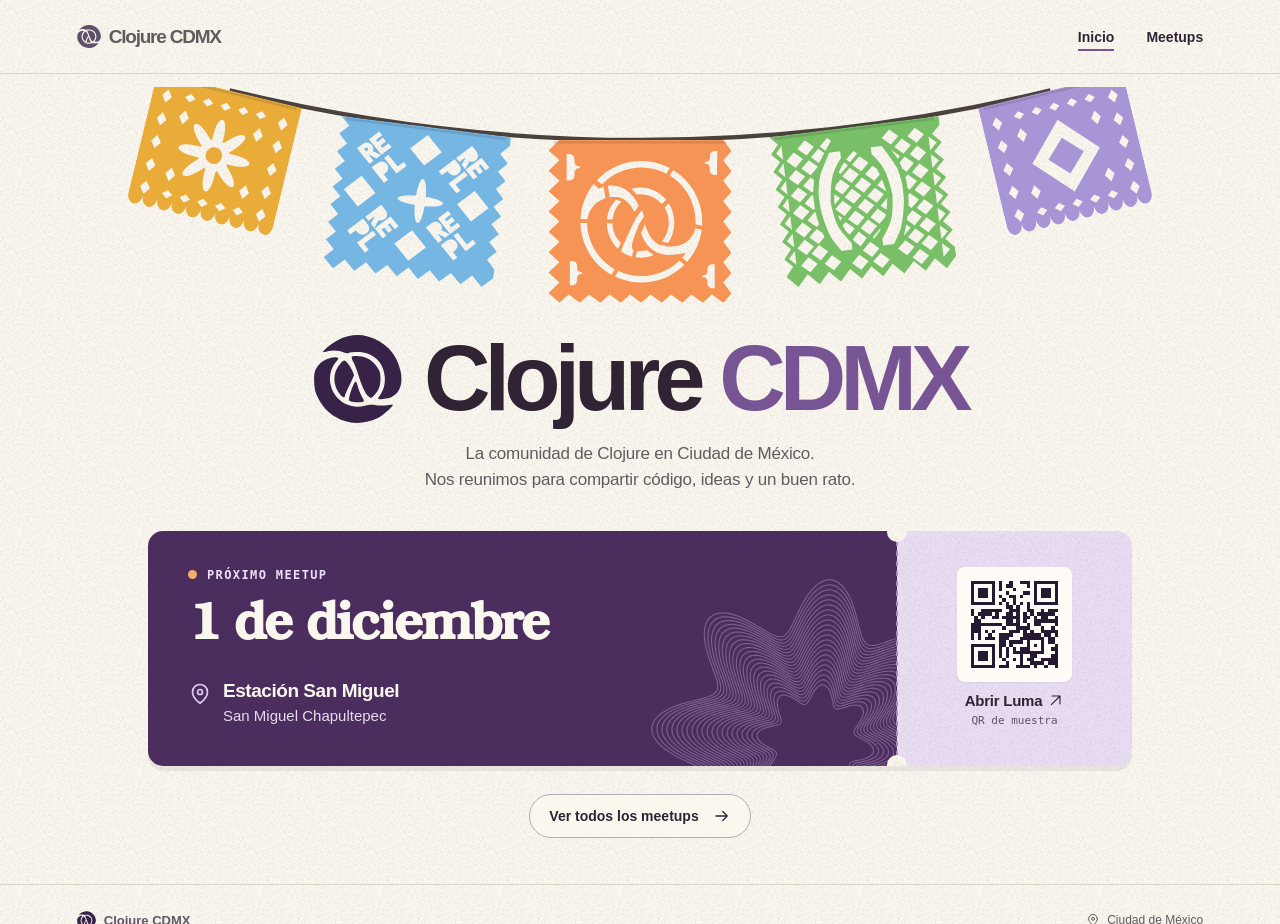
<file: index.html>
<!doctype html><html lang="es-MX"><head><meta charset="utf-8">
<meta name="viewport" content="width=device-width, initial-scale=1">
<title>Clojure CDMX · Comunidad de Clojure en Ciudad de México</title>
<meta name="description" content="Encuentra los meetups de la comunidad Clojure en Ciudad de México. Próximo encuentro el 1 de diciembre en Estación San Miguel, San Miguel Chapultepec.">
<meta name="theme-color" content="#faf7ef">
<link rel="icon" href="/assets/clojure-mark.png">
<link href="/assets/site.css" rel="stylesheet">
<link href="/assets/headline.woff2" rel="preload" as="font" type="font/woff2" crossorigin="">
<script type="module" src="/assets/luma.js"></script></head><body><a href="#contenido" class="skip">Saltar al contenido</a>
<header class="masthead"><div class="navbar"><a class="brand" href="/" aria-label="Clojure CDMX, inicio"><img src="/assets/clojure-mark.svg" alt="" width="32" height="32"><span>Clojure <b>CDMX</b></span></a><nav aria-label="Principal"><a href="/" aria-current="page">Inicio</a><a href="/meetups/">Meetups</a></nav></div></header>
<main id="contenido"><picture class="garland" aria-hidden="true"><source media="(max-width: 640px)" srcset="/assets/papel-picado-small.svg"><img src="/assets/papel-picado.svg" alt="" width="1440" height="216"></picture>
 <div class="home-wrap"><section class="intro">
 <h1 class="brand hero-brand"><img src="/assets/clojure-mark.svg" alt="" width="32" height="32"><span>Clojure <b>CDMX</b></span></h1>
 <p>La comunidad de Clojure en Ciudad de México.<br>Nos reunimos para compartir código, ideas y un buen rato.</p>
 </section>
 <section class="ticket" aria-labelledby="feature-date" id="proximo-meetup">
 <div class="ticket-body"><div class="ticket-content">
 <p class="ticket-kicker"><span></span>Próximo meetup</p>
 <h2 id="feature-date"><time datetime="2026-12-01">1 de diciembre</time></h2>
 <div class="venue"><svg aria-hidden="true" width="24" height="24" viewBox="0 0 24 24" fill="none" stroke="currentColor" stroke-width="1.7" stroke-linecap="round" stroke-linejoin="round"><path d="M19.5 10c0 5.6-7.5 11.3-7.5 11.3S4.5 15.6 4.5 10a7.5 7.5 0 1 1 15 0Z"></path><circle cx="12" cy="10" r="2.5"></circle></svg><div><strong>Estación San Miguel</strong><p>San Miguel Chapultepec</p></div></div>
 </div></div><aside class="stub" aria-label="Registro en Luma">
 <a class="qr-link" data-luma="" href="https://luma.com/" aria-label="Abrir Luma, enlace de muestra">
 <span class="qr-frame" data-qr=""><img src="/assets/qr-preview.svg" alt="" width="104" height="104"></span>
 <span class="luma-link">Abrir Luma <svg aria-hidden="true" width="16" height="16" viewBox="0 0 24 24" fill="none" stroke="currentColor" stroke-width="1.7" stroke-linecap="round" stroke-linejoin="round"><path d="M5 19 18 6M6 6h12v12"></path></svg></span></a>
 <span class="demo" data-demo="">QR de muestra</span></aside></section>
 <div class="all-meetups"><a class="pill-link" href="/meetups/">Ver todos los meetups <svg aria-hidden="true" width="18" height="18" viewBox="0 0 24 24" fill="none" stroke="currentColor" stroke-width="1.7" stroke-linecap="round" stroke-linejoin="round"><path d="M4 12h15m-6-6 6 6-6 6"></path></svg></a></div></div></main>
<footer><div class="footer-inner"><span class="footer-brand"><img src="/assets/clojure-mark.svg" alt="" width="19" height="19">Clojure CDMX</span><span class="footer-location"><svg aria-hidden="true" width="14" height="14" viewBox="0 0 24 24" fill="none" stroke="currentColor" stroke-width="1.7" stroke-linecap="round" stroke-linejoin="round"><path d="M19.5 10c0 5.6-7.5 11.3-7.5 11.3S4.5 15.6 4.5 10a7.5 7.5 0 1 1 15 0Z"></path><circle cx="12" cy="10" r="2.5"></circle></svg>Ciudad de México</span></div></footer></body></html>
</file>
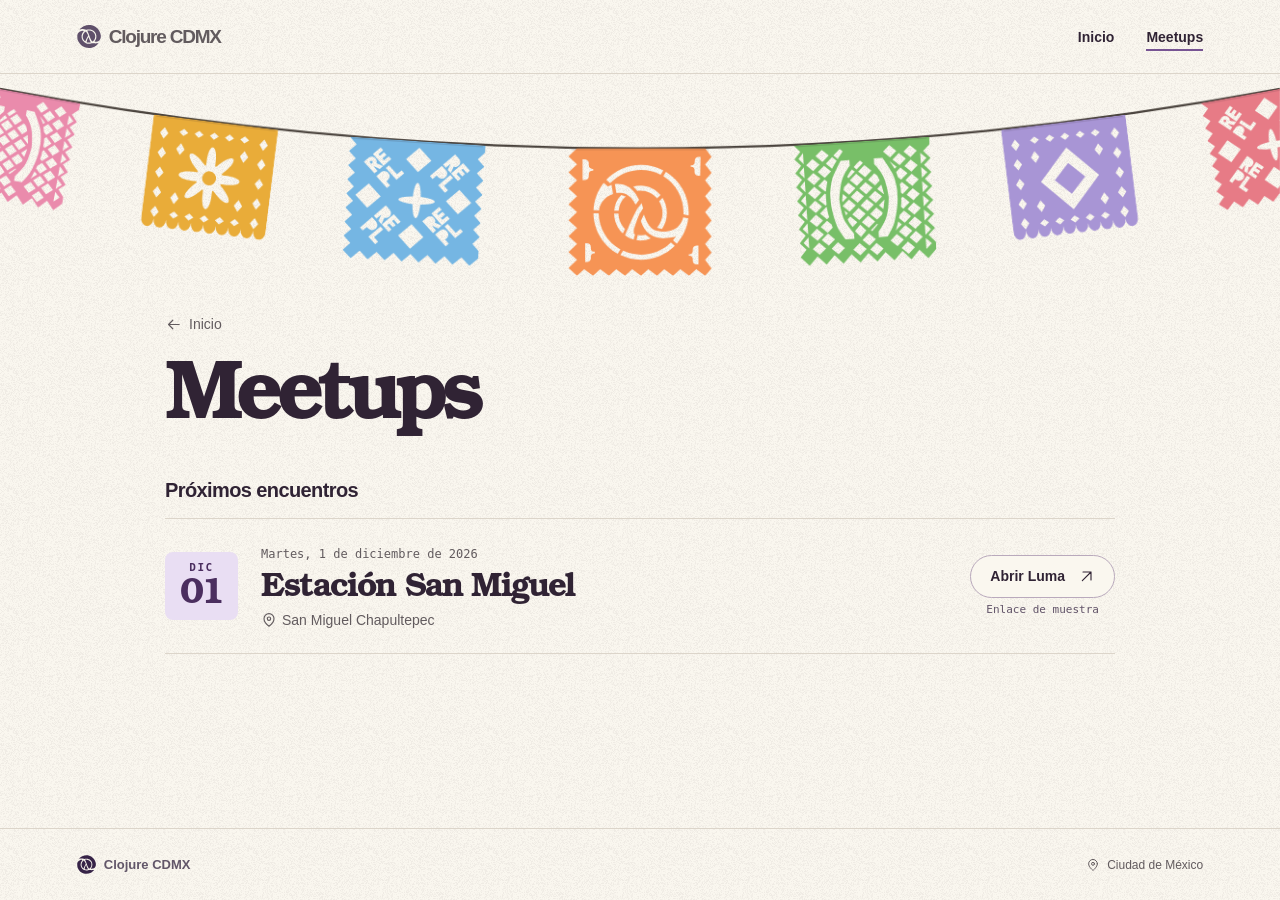
<file: meetups/index.html>
<!doctype html><html lang="es-MX"><head><meta charset="utf-8">
<meta name="viewport" content="width=device-width, initial-scale=1">
<title>Meetups · Clojure CDMX</title>
<meta name="description" content="Encuentra los meetups de la comunidad Clojure en Ciudad de México. Próximo encuentro el 1 de diciembre en Estación San Miguel, San Miguel Chapultepec.">
<meta name="theme-color" content="#faf7ef">
<link rel="icon" href="/assets/clojure-mark.png">
<link href="/assets/site.css" rel="stylesheet">
<link href="/assets/headline.woff2" rel="preload" as="font" type="font/woff2" crossorigin="">
<script type="module" src="/assets/luma.js"></script></head><body><a href="#contenido" class="skip">Saltar al contenido</a>
<header class="masthead"><div class="navbar"><a class="brand" href="/" aria-label="Clojure CDMX, inicio"><img src="/assets/clojure-mark.svg" alt="" width="32" height="32"><span>Clojure <b>CDMX</b></span></a><nav aria-label="Principal"><a href="/">Inicio</a><a href="/meetups/" aria-current="page">Meetups</a></nav></div></header>
<main id="contenido"><picture class="garland" aria-hidden="true"><source media="(max-width: 640px)" srcset="/assets/papel-picado-small.svg"><img src="/assets/papel-picado.svg" alt="" width="1440" height="216"></picture><section class="meetup-list"><a class="back" href="/"><svg aria-hidden="true" width="17" height="17" viewBox="0 0 24 24" fill="none" stroke="currentColor" stroke-width="1.7" stroke-linecap="round" stroke-linejoin="round"><path d="M20 12H5m6 6-6-6 6-6"></path></svg> Inicio</a><h1>Meetups</h1>
 <h2>Próximos encuentros</h2>
 <ul><li><div class="cal"><span>DIC</span><b>01</b></div><div class="list-info"><time datetime="2026-12-01">Martes, 1 de diciembre de 2026</time><h3>Estación San Miguel</h3><p><svg aria-hidden="true" width="16" height="16" viewBox="0 0 24 24" fill="none" stroke="currentColor" stroke-width="1.7" stroke-linecap="round" stroke-linejoin="round"><path d="M19.5 10c0 5.6-7.5 11.3-7.5 11.3S4.5 15.6 4.5 10a7.5 7.5 0 1 1 15 0Z"></path><circle cx="12" cy="10" r="2.5"></circle></svg> San Miguel Chapultepec</p></div>
 <div class="list-link"><a class="pill-link" href="https://luma.com/" data-luma="">Abrir Luma <svg aria-hidden="true" width="16" height="16" viewBox="0 0 24 24" fill="none" stroke="currentColor" stroke-width="1.7" stroke-linecap="round" stroke-linejoin="round"><path d="M5 19 18 6M6 6h12v12"></path></svg></a><small data-demo="">Enlace de muestra</small></div>
 </li></ul></section></main>
<footer><div class="footer-inner"><span class="footer-brand"><img src="/assets/clojure-mark.svg" alt="" width="19" height="19">Clojure CDMX</span><span class="footer-location"><svg aria-hidden="true" width="14" height="14" viewBox="0 0 24 24" fill="none" stroke="currentColor" stroke-width="1.7" stroke-linecap="round" stroke-linejoin="round"><path d="M19.5 10c0 5.6-7.5 11.3-7.5 11.3S4.5 15.6 4.5 10a7.5 7.5 0 1 1 15 0Z"></path><circle cx="12" cy="10" r="2.5"></circle></svg>Ciudad de México</span></div></footer></body></html>
</file>
<file: assets/site.css>
@font-face {
  font-family: "Cartel";
  src: url("./headline.woff2") format("woff2");
  font-weight: 600 800;
  font-display: swap;
}
@font-face {
  font-family: "Cartel";
  src: url("./headline-italic.woff2") format("woff2");
  font-weight: 600 800;
  font-style: italic;
  font-display: swap;
}
:root {
  --paper: #faf7ef;
  --ink: #302334;
  --plum: #4b2e5f;
  --violet: #775493;
  --muted: #625b5e;
  --border: #dcd5ca;
  --lavender: #e9def3;
  --serif: "DM Serif Text", "Cartel", Georgia, serif;
  --sans: "DM Sans", "Helvetica Neue", Arial, sans-serif;
  --mono: "IBM Plex Mono", ui-monospace, "DejaVu Sans Mono", monospace;
}
* { box-sizing: border-box; }
body {
  margin: 0; min-height: 100vh; min-height: 100svh; display: flex; flex-direction: column;
  background: var(--paper) url('./paper.png'); color: var(--ink); font-family: var(--sans);
  -webkit-font-smoothing: antialiased;
}
a { color: inherit; text-decoration: none; }
a:focus-visible { outline: 3px solid #986312; outline-offset: 5px; }
.skip { position: fixed; padding: 12px; top: -80px; left: 12px; background: white; z-index: 5; }
.skip:focus { top: 8px; }
.masthead { border-bottom: 1px solid var(--border); }
.navbar,.footer-inner { max-width: 1360px; padding-inline: clamp(24px,6vw,92px); margin-inline: auto; }
.navbar { min-height: 73px; display: flex; align-items: center; justify-content: space-between; }
.brand {
  display: inline-flex; align-items: center; gap: .24em; white-space: nowrap;
  font-family: var(--sans); font-weight: 740; line-height: 1; letter-spacing: -.065em;
}
.masthead .brand { font-size: 19px; gap: 8px; color: var(--muted); font-weight: 650; }
.masthead .brand b { color: inherit; }
.masthead .brand img { width: 24px; opacity: .78; }
.intro .hero-brand { font-size: clamp(38px, 7.2vw, 98px); }
.brand img { width: .96em; height: auto; flex: none; }
.brand b { color: var(--violet); font-weight: inherit; }
nav { display: flex; gap: 32px; align-items: center; }
nav a { font-size: 14px; font-weight: 600; position: relative; padding-block: 12px; }
nav a[aria-current]::after,nav a:hover::after { content: ''; position: absolute; bottom: 6px; left: 0; right: 0; height: 2px; background: var(--violet); }
main { flex: 1; }
.garland { display: block; overflow: hidden; padding-top: 13px; }
.garland img { display: block; width: 100%; height: auto; max-height: 224px; object-fit: fill; }
@keyframes flag-wave {
  0%, 100% { transform: scaleX(1.025) skewX(-2.1deg) rotate(-.45deg); }
  35% { transform: scaleX(1.025) skewX(1.5deg) rotate(.3deg) scaleY(.985); }
  70% { transform: scaleX(1.025) skewX(-.6deg) rotate(-.15deg) scaleY(1.012); }
}
.garland img { transform-origin: 50% 0; animation: flag-wave 7s ease-in-out infinite; will-change: transform; }
.home-wrap { width: min(984px,calc(100% - 96px)); margin: 0 auto; }
.intro { text-align: center; padding: 22px 0 0; }
h1,h2,h3,p { margin: 0; }

.intro p { color: var(--muted); font-size: 17px; line-height: 1.55; margin-top: 14px; letter-spacing: -.012em; }

.ticket {
  position: relative; display: grid; grid-template-columns: minmax(0,1fr) 235px;
  margin-top: 37px; isolation: isolate;
  filter: drop-shadow(0 5px 0 #33203b13);
}
.ticket-body,.stub { position: relative; }
.ticket-body {
  background: var(--plum) url('./paper.png'); color: var(--paper);
  border-radius: 15px 0 0 15px; overflow: hidden;
  padding: 36px 40px 37px; min-height: 235px;
}
.ticket-body::before {
  content: ""; position: absolute; right: -89px; bottom: -146px;
  width: 337px; height: 337px; background: url("./rosette.svg") center/contain no-repeat; opacity: .57; transform: rotate(8deg); pointer-events: none;
}
.ticket-content { position: relative; }
.ticket-kicker { font: 650 12px/1.35 var(--mono); text-transform: uppercase; letter-spacing: .115em; display: flex; align-items: center; gap: 10px; color: #f1ddfc; }
.ticket-kicker span { width: 9px; height: 9px; border-radius: 50%; background: #f1ad6c; }
.ticket h2 { font: 700 clamp(42px,4.2vw,65px)/1.07 var(--serif); letter-spacing: -.068em; margin: 16px 0 24px; }
.venue { display: flex; align-items: flex-start; gap: 11px; }
.venue svg { margin-top: 2px; flex: none; color: #e1caec; }
.venue strong { font-size: 19px; font-weight: 650; letter-spacing: -.024em; }
.venue p { font-size: 15px; line-height: 1.45; margin-top: 3px; color: #e7dced; }
.stub {
  background: var(--lavender) url('./paper.png'); border-radius: 0 15px 15px 0;
  display: flex; align-items: center; justify-content: center; flex-direction: column; padding: 20px;
}
.stub::before { content: ''; position: absolute; inset: 10px auto 10px -1px; width: 2px; background: repeating-linear-gradient(to bottom,#ad8bbe 0 5px,transparent 5px 10px); }
.ticket::before,.ticket::after { position: absolute; content: ''; right: 225px; width: 20px; height: 11px; z-index: 1; background: var(--paper) url('./paper.png'); }
.ticket::before { top: 0; border-radius: 0 0 12px 12px; }
.ticket::after { bottom: 0; border-radius: 12px 12px 0 0; }
.qr-link { display: flex; flex-direction: column; align-items: center; gap: 10px; }
.qr-frame { width: 115px; height: 115px; border-radius: 8px; background: #fffcf8; display: grid; place-items: center; box-shadow: 0 1px 2px #36214112; }
.qr-frame svg,.qr-frame img { width: 100%; height: 100%; }
.luma-link { display: inline-flex; align-items: center; gap: 6px; font-size: 15px; font-weight: 700; letter-spacing: -.016em; }
.qr-link:hover .luma-link,.back:hover { text-decoration: underline; text-underline-offset: 4px; }
.demo,.list-link small { font: 11px/1.5 var(--mono); color: #615368; margin-top: 4px; }
.all-meetups { text-align: center; padding: 28px 0 46px; }
.pill-link { display: inline-flex; align-items: center; justify-content: center; gap: 14px; font-weight: 650; font-size: 14px; border-radius: 30px; border: 1px solid #b9a9bc; padding: 12px 19px; min-height: 43px; background: var(--paper); transition: background .15s, border-color .15s; }
.pill-link:hover { background: #efe6f3; border-color: var(--violet); }
footer { border-top: 1px solid var(--border); }
.footer-inner,.footer-brand,.footer-location { display: flex; align-items: center; }
.footer-inner { min-height: 71px; justify-content: space-between; gap: 16px; }
.footer-brand { gap: 8px; font-size: 13px; font-weight: 650; color: #625669; }
.footer-location { gap: 7px; color: var(--muted); font-size: 12px; }
.meetup-list { width: min(950px,calc(100% - 80px)); margin: 25px auto 70px; }
.back { display: inline-flex; gap: 7px; align-items: center; min-height: 40px; font-size: 14px; color: var(--muted); }
.meetup-list h1 { font: 700 clamp(62px,6.5vw,91px)/1 var(--serif); letter-spacing: -.083em; margin: 14px 0 38px; }
.meetup-list h2 { font-size: 20px; letter-spacing: -.03em; }
.meetup-list ul { list-style: none; padding: 0; margin: 16px 0 0; }
.meetup-list li { display: flex; align-items: center; gap: 23px; border-top: 1px solid var(--border); border-bottom: 1px solid var(--border); padding: 25px 0; }
.cal { display: grid; background: var(--lavender); border-radius: 8px; color: var(--plum); place-items: center; width: 73px; padding: 9px 0 3px; flex: none; }
.cal span { font: 650 11px var(--mono); letter-spacing: .14em; }
.cal b { font: 700 36px var(--serif); letter-spacing: -.08em; }
.list-info time { font: 12px var(--mono); color: var(--muted); }
.list-info h3 { font: 700 clamp(24px,3vw,33px)/1.25 var(--serif); letter-spacing: -.055em; margin: 6px 0 3px; }
.list-info p { display: flex; gap: 5px; align-items: center; color: var(--muted); font-size: 14px; }
.list-link { margin-left: auto; display: grid; justify-items: center; }
@media(min-width: 1600px) {
  .garland img { max-height: none; }
}
@media(max-width: 900px) {
  .home-wrap { width: calc(100% - 64px); }
  .ticket { grid-template-columns: minmax(0,1fr) 185px; }
  .ticket::before,.ticket::after { right: 175px; }
  .ticket-body { padding: 31px; min-height: 218px; }

  .intro { padding-top: 34px; }
  .ticket-body::before { right: -131px; }
}
@media(max-width: 640px) {
  .navbar { min-height: 62px; }
  .navbar,.footer-inner { padding-inline: 20px; }
  .masthead .brand { font-size: 17px; gap: 6px; }
  .masthead .brand img { width: 21px; }
  .intro .hero-brand { font-size: clamp(34px, 9.8vw, 58px); }
  nav { gap: 19px; }
  nav a { font-size: 13px; }
  .garland { padding-top: 8px; }
  .home-wrap { width: calc(100% - 36px); }
  .intro { padding-top: 32px; }
  .intro p { font-size: 15px; line-height: 1.5; max-width: 370px; margin: 14px auto 0; }

  .ticket { display: flex; flex-direction: column; margin-top: 26px; }
  .ticket-body { border-radius: 12px 12px 0 0; padding: 25px 25px 27px; min-height: 0; }
  .ticket-body::before { width: 245px; height: 245px; right: -103px; bottom: -108px; opacity: .43; }
  .ticket h2 { font-size: clamp(35px,9vw,50px); margin: 13px 0 21px; }
  .ticket-kicker { font-size: 10.5px; }
  .venue strong { font-size: 17px; }
  .venue p { font-size: 14px; }
  .venue svg { width: 20px; }
  .stub { padding: 16px 25px; align-items: flex-start; border-radius: 0 0 12px 12px; min-height: 102px; }
  .qr-link { flex-direction: row; gap: 15px; }
  .qr-frame { width: 74px; height: 74px; border-radius: 6px; }
  .luma-link { padding-bottom: 13px; }
  .demo { position: absolute; left: 114px; top: calc(50% + 4px); }
  .stub::before { inset: 0 10px auto; width: auto; height: 2px; background: repeating-linear-gradient(to right,#ad8bbe 0 5px,transparent 5px 10px); }
  .ticket::before,.ticket::after { display: none; }
  .stub::after { content: ''; position: absolute; inset: -9px 0 auto; height: 18px; background: radial-gradient(circle at left,var(--paper) 8px,transparent 8.8px),radial-gradient(circle at right,var(--paper) 8px,transparent 8.8px); pointer-events: none; }
  .all-meetups { padding: 23px 0 31px; }
  .footer-inner { min-height: 60px; }
  .meetup-list { width: calc(100% - 40px); margin-top: 18px; }
  .meetup-list h1 { margin: 12px 0 26px; }
  .meetup-list li { display: grid; grid-template-columns: 50px 1fr; gap: 16px 14px; }
  .cal { width: 50px; }
  .cal b { font-size: 28px; }
  .list-link { grid-column: 2; margin: 0; justify-items: start; }
  .list-info time { font-size: 11px; }
}
@media(prefers-reduced-motion: reduce) { *,*::before,*::after { transition: none !important; }
  .garland img { animation: none; transform: none; will-change: auto; } }
</file>
